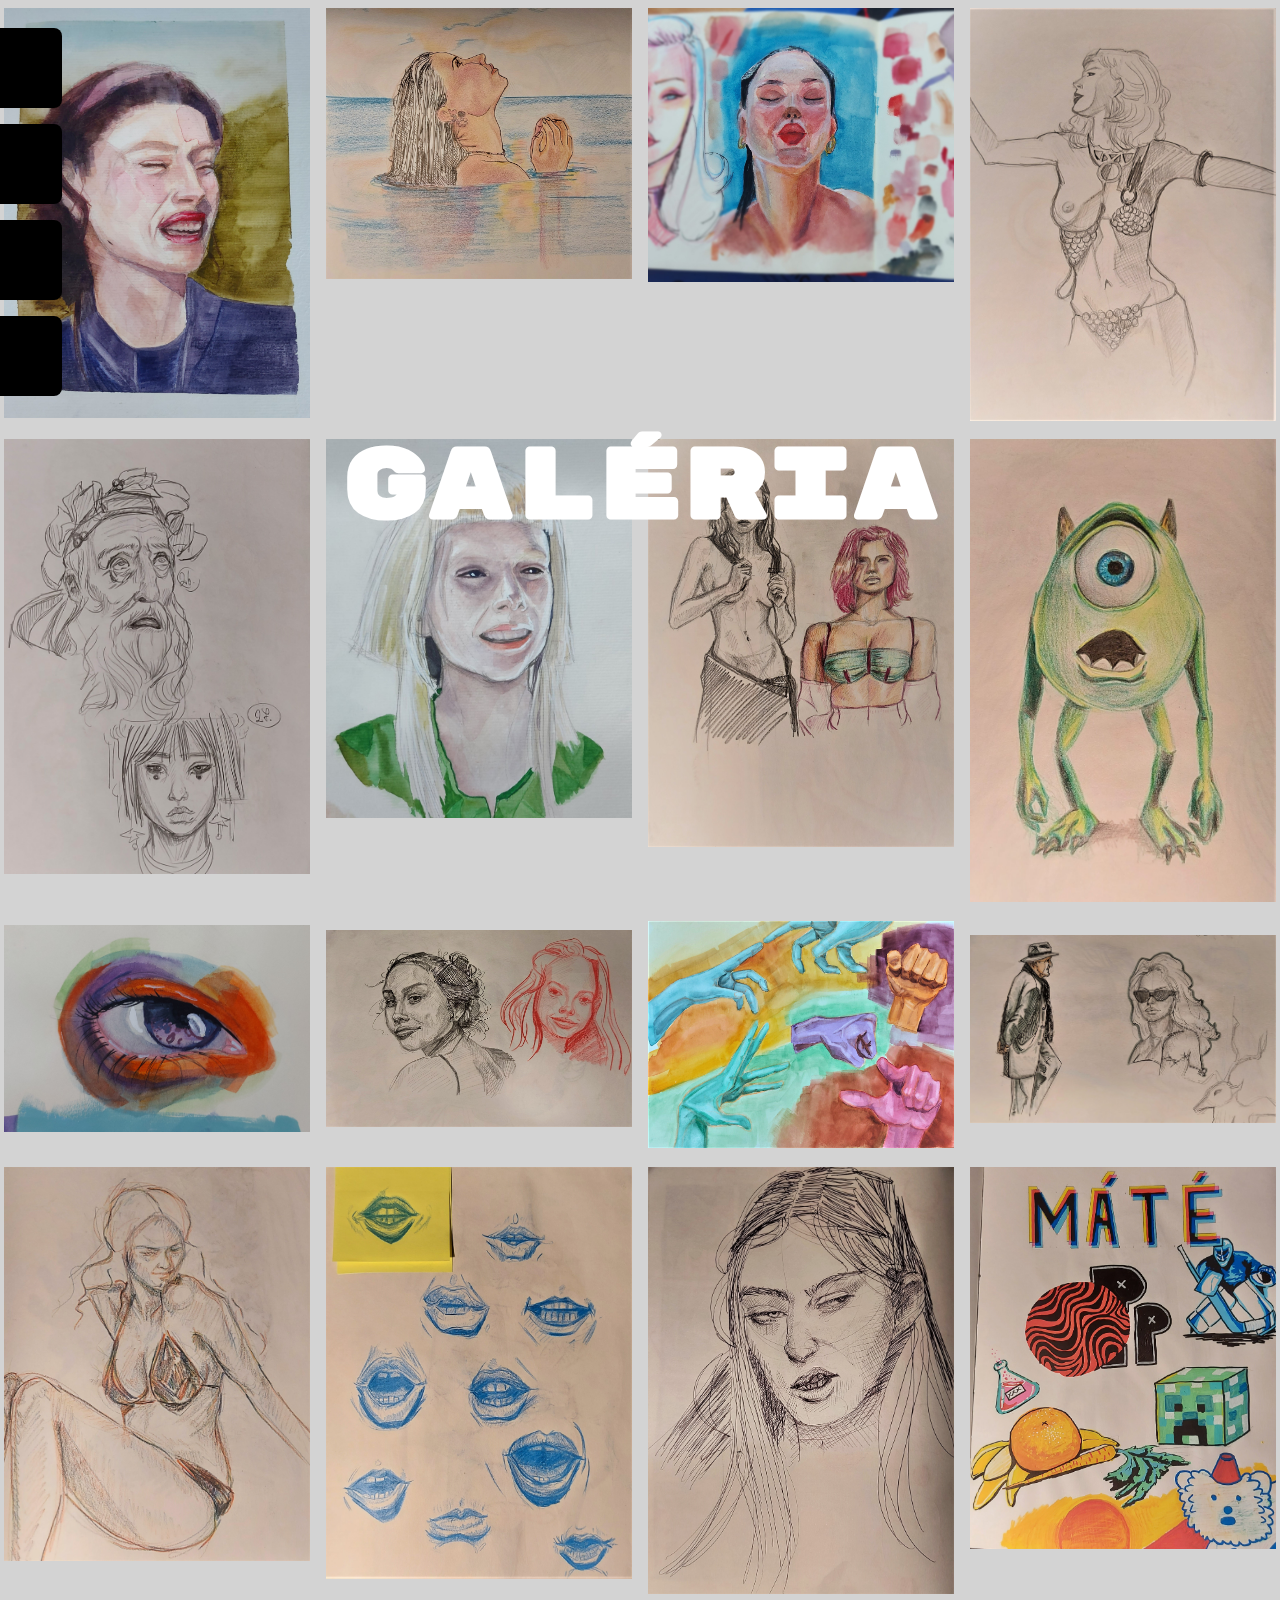
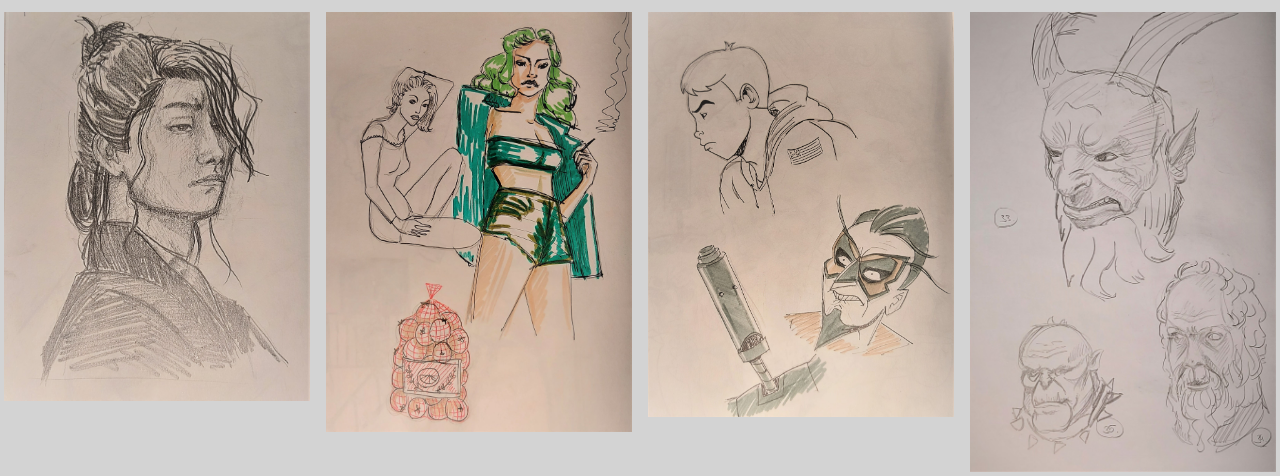
<file: Portfólió/Galeria.html>
<!DOCTYPE html>
<html>
<head>
	<title></title>
	<meta charset="utf-8">
	<meta name="viewport" content="width=device-width, initial-scale=1">
	<link rel="stylesheet" type="text/css" href="css/main.css">
	<link rel="preconnect" href="https://fonts.gstatic.com">
	<link href="https://fonts.googleapis.com/css2?family=Teko:wght@300&display=swap" rel="stylesheet">
	<link rel="preconnect" href="https://fonts.gstatic.com">
	<link href="https://fonts.googleapis.com/css2?family=Rubik+Mono+One&display=swap" rel="stylesheet">
	<link rel="apple-touch-icon" sizes="180x180" href="/apple-touch-icon.png">
	<link rel="icon" type="image/png" sizes="32x32" href="/favicon-32x32.png">
	<link rel="icon" type="image/png" sizes="16x16" href="/favicon-16x16.png">
	<link rel="manifest" href="/site.webmanifest">
	<link rel="preconnect" href="https://fonts.gstatic.com">
	<link href="https://fonts.googleapis.com/css2?family=Titillium+Web:wght@200&display=swap" rel="stylesheet">
</head>
<body>
	<header>
		<nav>
			<a href="index.html" class="kezdolap" ><span>Kezdőlap</span></a>
			<a href="Rolam.html" class="rolam" ><span>Rólam</span></a>
			<a href="Galeria.html" class="galeria" ><span>Galéria</span></a>
			<a href="Weboldal.html" class="weboldal" ><span>Weboldal</span></a>
		</nav>
	</header>
	<div id="Galéria" class="tartalom">
			<h3>Galéria</h3>
			<p></p>
			<div class="grid">
				<div class="kartya"><img src="css/images/rajz3.jpg"></div>
				<div class="kartya"><img src="css/images/rajz25.jpg"></div>
				<div class="kartya"><img src="css/images/rajz7.jpg"></div>
				<div class="kartya"><img src="css/images/rajz21.jpg"></div>
				<div class="kartya"><img src="css/images/rajz13.jpg"></div>
				<div class="kartya"><img src="css/images/rajz5.jpg"></div>
				<div class="kartya"><img src="css/images/rajz24.jpg"></div>
				<div class="kartya"><img src="css/images/rajz18.jpg"></div>
				<div class="kartya"><img src="css/images/rajz2.jpg"></div>
				<div class="kartya"><img src="css/images/rajz17.jpg"></div>
				<div class="kartya"><img src="css/images/rajz8.jpg"></div>
				<div class="kartya"><img src="css/images/rajz23.jpg"></div>
				<div class="kartya"><img src="css/images/rajz29.jpg"></div>
				<div class="kartya"><img src="css/images/rajz16.jpg"></div>
				<div class="kartya"><img src="css/images/rajz27.jpg"></div>
				<div class="kartya"><img src="css/images/rajz15.jpg"></div>
				<div class="kartya"><img src="css/images/rajz28.jpg"></div>
				<div class="kartya"><img src="css/images/rajz20.jpg"></div>
				<div class="kartya"><img src="css/images/rajz19.jpg"></div>
				<div class="kartya"><img src="css/images/rajz14.jpg"></div>
			</div>
	</div>
	<footer>
		
	</footer>


</body>
</html>
</file>
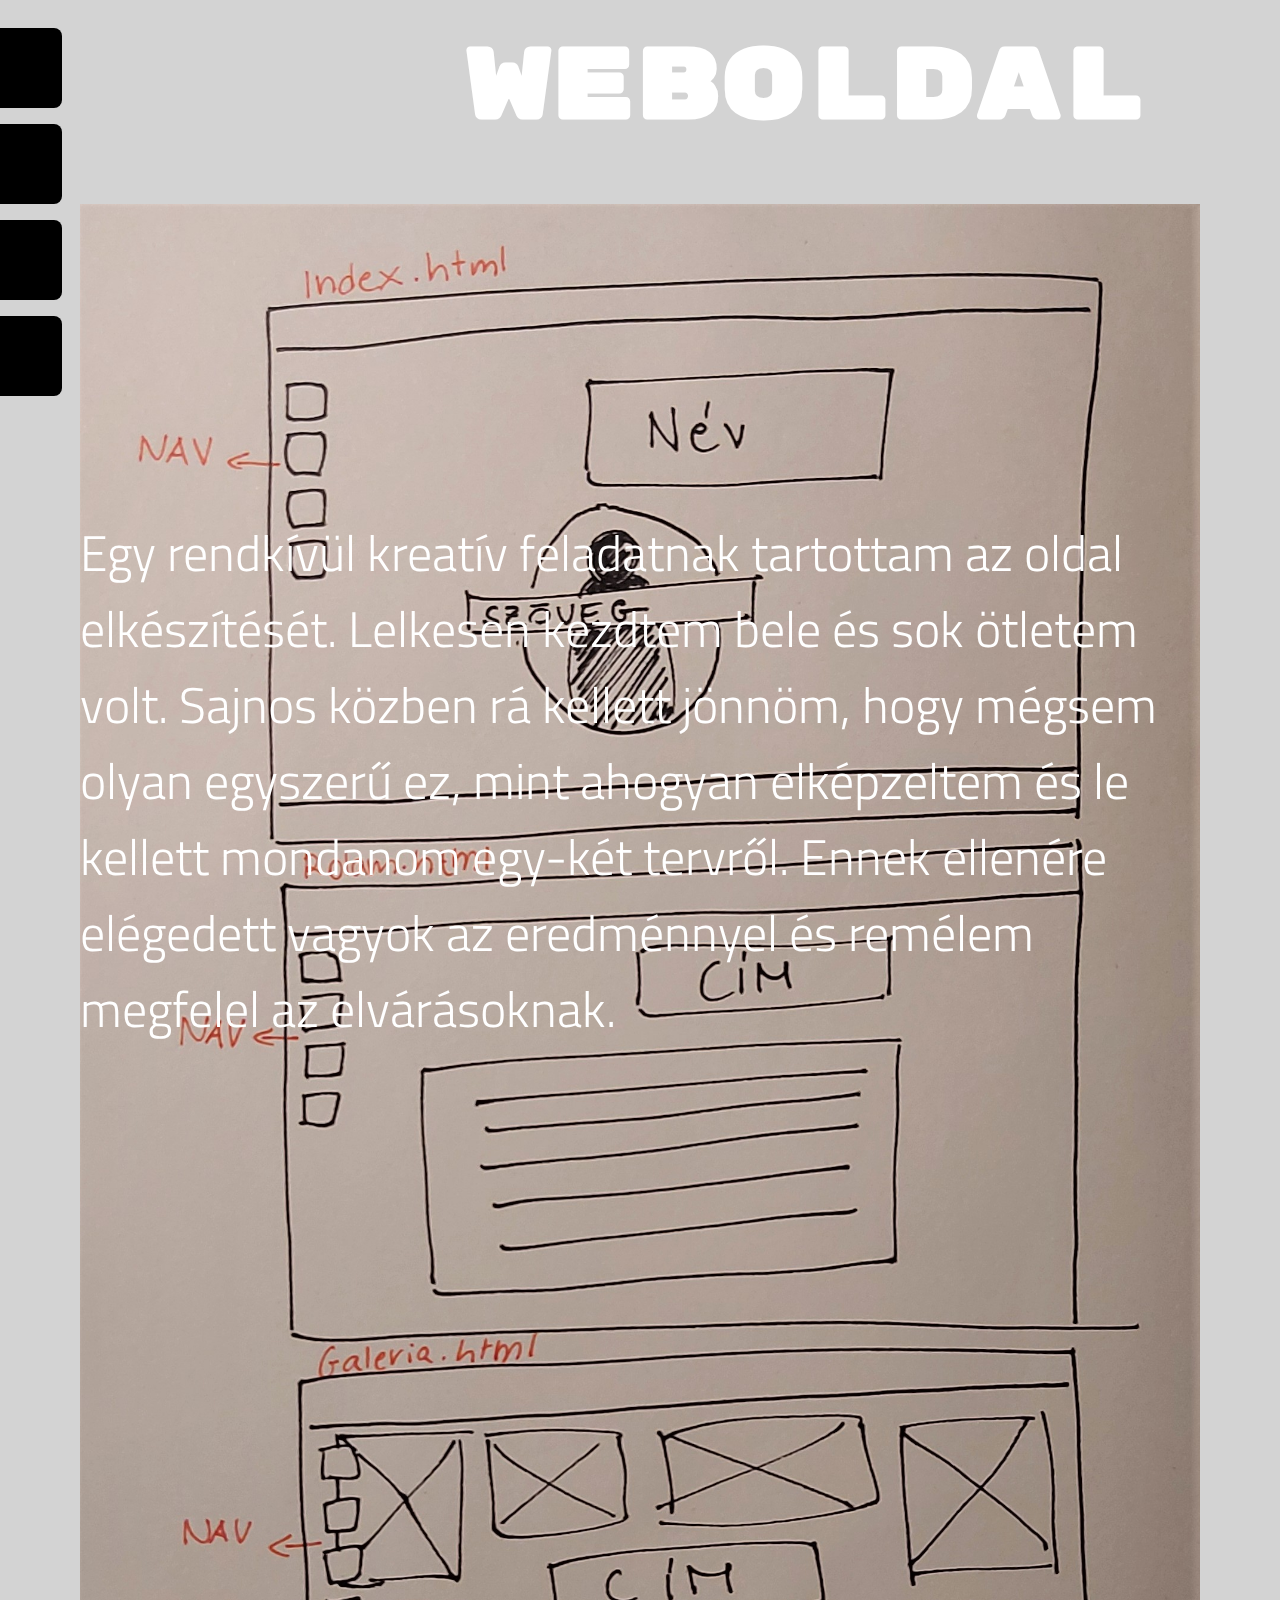
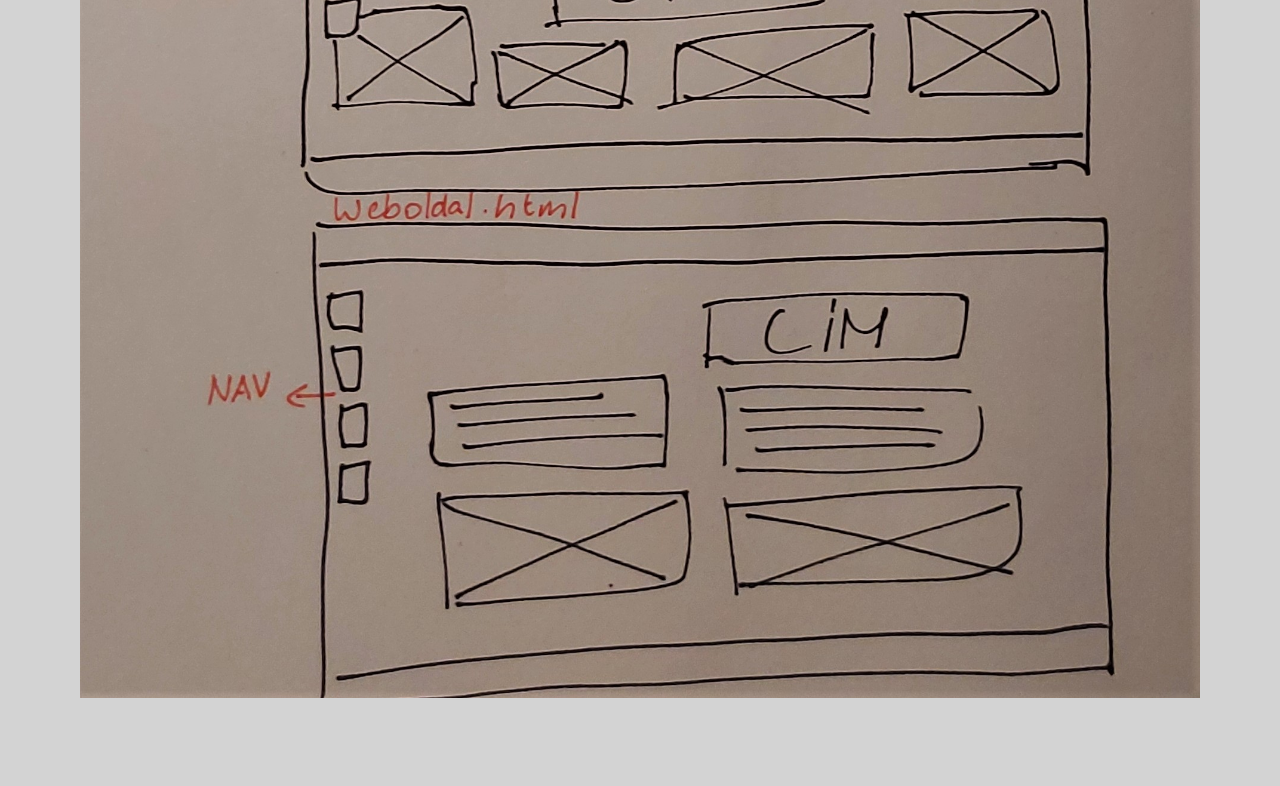
<file: Portfólió/Weboldal.html>
<!DOCTYPE html>
<html>
<head>
	<title></title>
	<meta charset="utf-8">
	<meta name="viewport" content="width=device-width, initial-scale=1">
	<link rel="stylesheet" type="text/css" href="css/main.css">
	<link rel="preconnect" href="https://fonts.gstatic.com">
	<link href="https://fonts.googleapis.com/css2?family=Teko:wght@300&display=swap" rel="stylesheet">
	<link rel="preconnect" href="https://fonts.gstatic.com">
	<link href="https://fonts.googleapis.com/css2?family=Rubik+Mono+One&display=swap" rel="stylesheet">
	<link rel="apple-touch-icon" sizes="180x180" href="/apple-touch-icon.png">
	<link rel="icon" type="image/png" sizes="32x32" href="/favicon-32x32.png">
	<link rel="icon" type="image/png" sizes="16x16" href="/favicon-16x16.png">
	<link rel="manifest" href="/site.webmanifest">
	<link rel="preconnect" href="https://fonts.gstatic.com">
	<link href="https://fonts.googleapis.com/css2?family=Titillium+Web:wght@200&display=swap" rel="stylesheet">
</head>
<body>
	<header>
		<nav>
			<a href="index.html" class="kezdolap" ><span>Kezdőlap</span></a>
			<a href="Rolam.html" class="rolam" ><span>Rólam</span></a>
			<a href="Galeria.html" class="galeria" ><span>Galéria</span></a>
			<a href="Weboldal.html" class="weboldal" ><span>Weboldal</span></a>
		</nav>
	</header>
	<div id="Weboldal" class="tartalom">
			<h3 class="weboldal">Weboldal</h3>
			<p>Egy rendkívül kreatív feladatnak tartottam az oldal elkészítését. Lelkesen kezdtem bele és sok ötletem volt. Sajnos közben rá kellett jönnöm, hogy mégsem olyan egyszerű ez, mint ahogyan elképzeltem és le kellett mondanom egy-két tervről. Ennek ellenére elégedett vagyok az eredménnyel és remélem megfelel az elvárásoknak.</p>
	</div>
	<div class="kep"><img src="css/images/wireframe.jpg"></div>

</body>
</html>
</file>
<file: Portfólió/css/main.css>
body{
	font-size: 16px;
	font-family: 'Teko', sans-serif;
	font-weight: 300;
	background-color: lightgray;
}
*,*::before,*::after{
	box-sizing: border-box;
	margin: 0;
	padding: 0;
}
img{
	max-width: 100%;
}
/*--Layout--*/
	body{
		display: grid;
		grid-template-areas:
		"fejlec"
		"kontent"
		"lablec"
		;
		grid-template-rows: max-content 1fr max-content;
		min-height: 100vh;
	}

	header{
		
		grid-area: fejlec;

	}

	main{
		background-color: lightgray;
		grid-area: kontent;
	}

	footer{
		background-color: lightgray;
		grid-area: lablec;
	}

/*--Layout_end--*/

/*--Header--*/
	header{
		line-height: 2rem;
		font-size: 2rem;
		text-align: right;
		padding: .75rem 1rem;
		
		position: -webkit-sticky;
		position: fixed;
		top: 0;

	}

	nav a{
		position: relative;
		left: -220px;
		transition: 0.3s;
		padding: 15px;
		width: 250px;
		height: 80px;
		text-decoration: none;
		font-size: 25px;
		color: white;
		border-radius: 0 0 10px 10px;
		text-align: left;
		font-family: 'Rubik Mono One', sans-serif;
		margin: 1rem;
		user-select: none;
	}

	nav a:hover{
		left: -20px;
		cursor: pointer;
	}

	nav a{
		display: flex;
		flex-direction: column;
		background-color: black;
		border-radius: 8px;
	}

/*--Header_end--*/

/*--Main--*/
	img.en{
		
		display: block;
		margin-left: auto;
		margin-right: auto;
		width: 50%


	}


	img.en:hover{
		animation: shake 0.5s;
		animation-iteration-count: infinite;
	}

	@keyframes shake{
		0%{transform: translate(1px,1px) rotate(0deg);}
		10%{transform: translate(-1px,-2px) rotate(-1deg);}
		20%{transform: translate(-3px,0px) rotate(1deg);}
		30%{transform: translate(3px,2px) rotate(0deg);}
		40%{transform: translate(1px,-1px) rotate(1deg);}
		50%{transform: translate(-1px,2px) rotate(-1deg);}
		60%{transform: translate(-3px,1px) rotate(0deg);}
		70%{transform: translate(3px,1px) rotate(-1deg);}
		80%{transform: translate(-1px,-1px) rotate(1deg);}
		90%{transform: translate(1px,2px) rotate(0deg);}
		100%{transform: translate(1px,-2px) rotate(-1deg);}

	}

	.tartalom{

		

		text-align: center;
		color: white;
		font-size: 170px;
		font-family: 'Rubik Mono One', sans-serif;
		font-weight: 300;

	}

	h3{
		position: absolute;
		top: 50%;
		left: 50%;
		transform: translate(-50%,-20%);
		font-size: 100px;

	}

	h3.rolam{
		display: block;
		top: 40%;
		position: relative;
		bottom: 60%;
		left: 63%;
	}

	h3.weboldal{
		display: block;
		top: 40%;
		position: relative;
		bottom: 60%;
		left: 63%;
	}


	.kozepen{
		position: relative;
		top: 50%;
		left: 63%;
		transform: translate(-50%,20%);
		font-size: 170px;

	}

	p{
		text-align: left;
		font-size: 50px;
		margin: 2rem;
		padding: 2rem;
		left: 1rem;
		top: 50%;
		font-family: 'Titillium Web', sans-serif;
		position: absolute;
	}

	/*.row{
		display: flex;
		flex-wrap: wrap;
		padding: 0 4px;
		column-count: 4;
	}

	}

	.column{
		flex: 25%;
		max-width: 25%;
		padding: 0 4px;


	}*/
	p.pkezdolap{
		position: absolute;
		top: 90%;
	}

	.klikk{
		font-family: 'Rubik Mono One', sans-serif;
		font-size: 100px;
		color: white;
		width: 100%;
		display: inline-block;
		grid-area: klikk;
	}

	/*.column img{
		margin-top: 8px;
		vertical-align: middle;
		width: 100%;
	}

	@media screen and (max-width: 800px){
		.column{
			flex: 50%;
			max-width: 50%;
		}
	}

	@media screen and (max-width: 600px) {
		.column {
			flex: 100%;
			max-width: 100%;
		}
	}*/

	.grid{
		display: grid;
		grid-template-columns: 1fr 1fr 1fr 1fr;
		grid-gap: .4rem 1rem;
		grid-row: 4;
		padding: 0 4px;
		grid-template-areas: 
		"kartya kartya kartya kartya"
		"kartya klikk kartya kartya "
		"kartya kartya karyta kartya"


	}

	.kep{
		position: center;

		max-width: 100%;
		margin: 5rem;

	}

	.grid img{
		margin-top: 8px;
		margin-bottom: 4px;
		vertical-align: middle;
		width: 100%;
		grid-area: kartya

	}

	@media screen and (max-width: 800px){
		.grid{
			flex: 50%;
			max-width: 50%;
		}
		.kep{
			flex:50%;
			max-width: 50%;
		}
	}

	@media screen and (max-width: 600px) {
		.grid {
			flex: 100%;
			max-width: 100%;
		}
		.kep{
			flex: 100%;
			max-width: 100%;
		}
	}


/*--Main_end--*/
</file>
